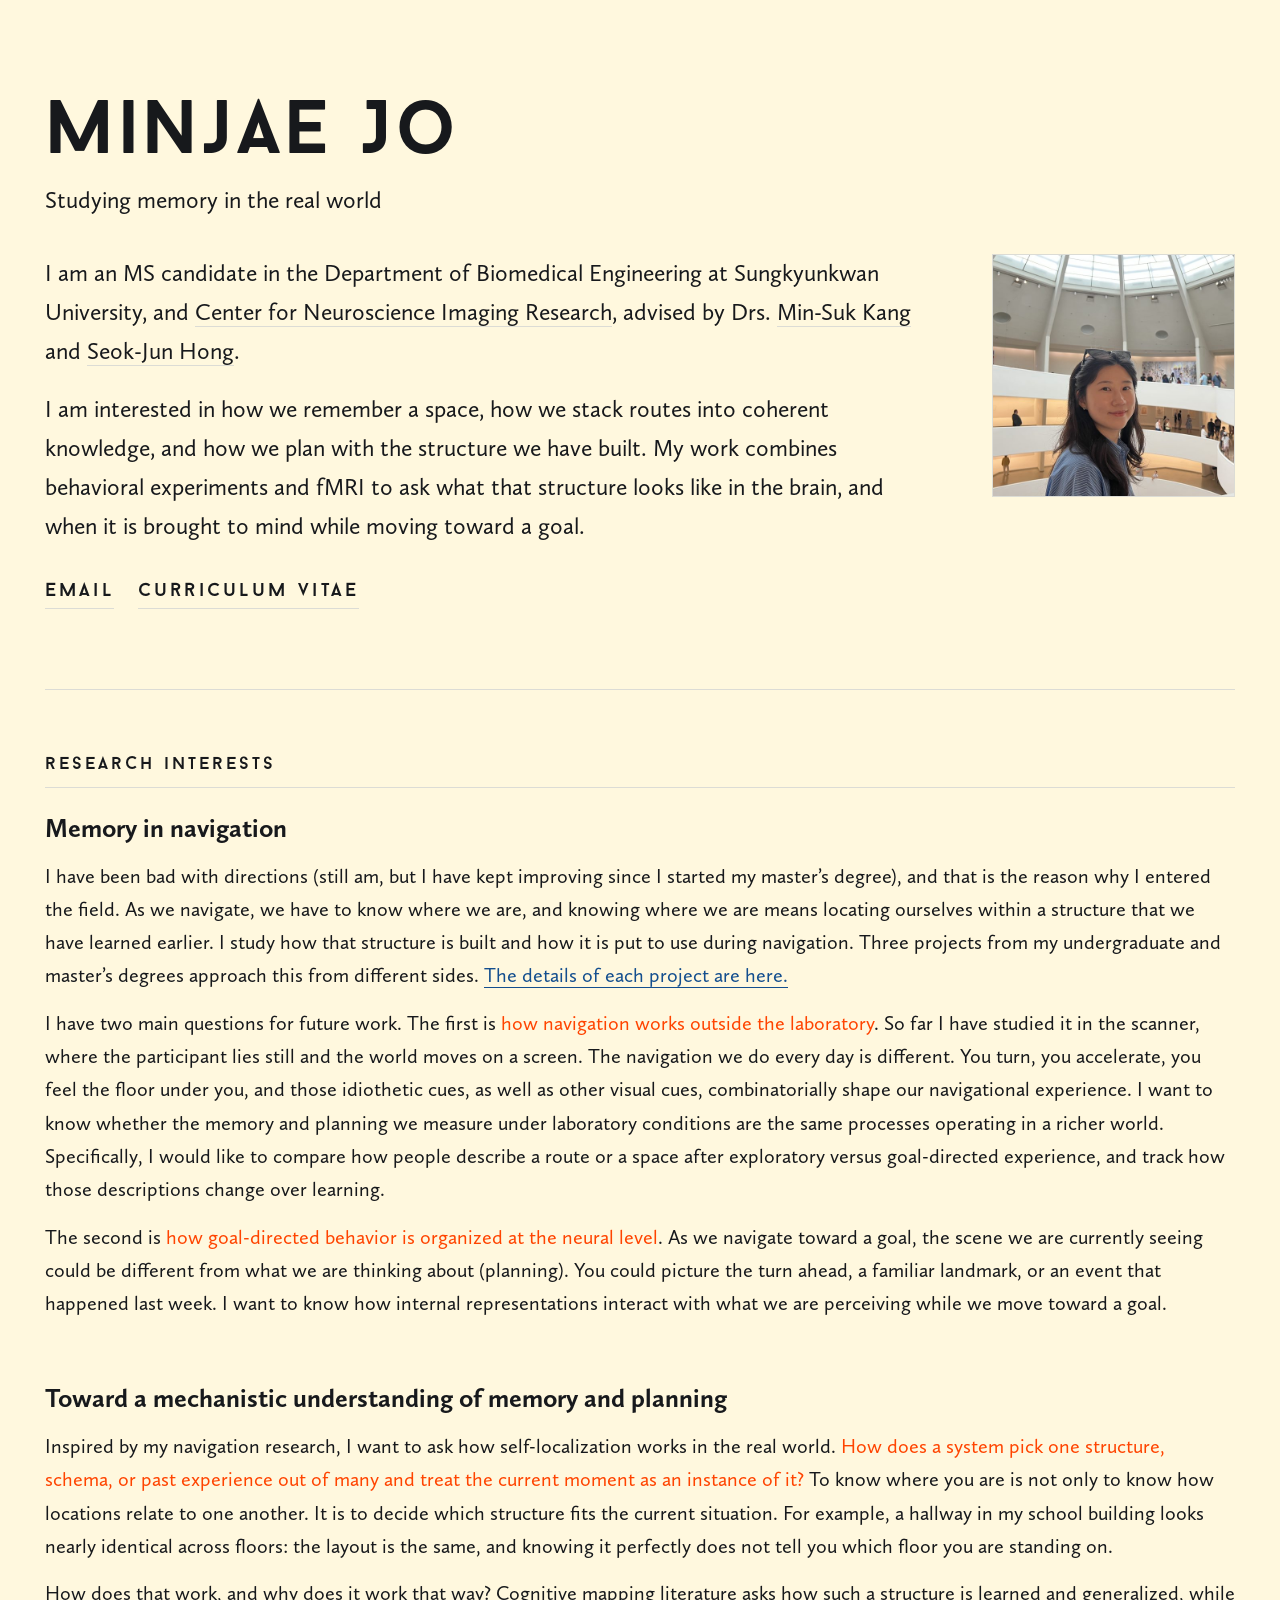
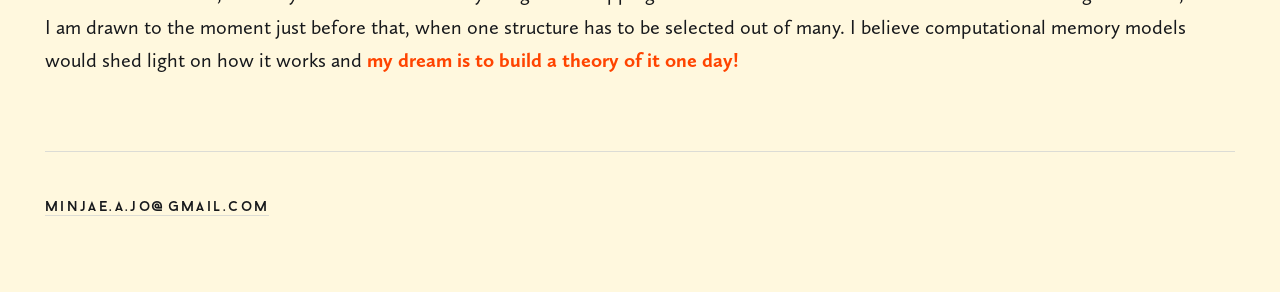
<file: index.html>
<!DOCTYPE html>
<html lang="en">
<head>
<meta charset="utf-8" />
<meta name="viewport" content="width=device-width, initial-scale=1" />
<title>Minjae Jo</title>
<meta name="description" content="Minjae Jo studies how we build and use memory in the real world." />

<link rel="preload" href="./fonts/calluna-sans-regular.woff2" as="font" type="font/woff2" crossorigin>
<link rel="preload" href="./fonts/baron-neue-bold.woff2" as="font" type="font/woff2" crossorigin>

<link rel="stylesheet" href="style.css" />
</head>
<body>
<div class="wrap">

  <header>
    <h1>Minjae Jo</h1>
    <p class="role">Studying memory in the real world</p>

    <div class="hero">
      <div class="bio">
        <p>I am an MS candidate in the Department of Biomedical Engineering at Sungkyunkwan University, and <a href="https://cnir.ibs.re.kr/" target="_blank" rel="noopener noreferrer">Center for Neuroscience Imaging Research</a>, advised by Drs. <a href='https://sites.google.com/view/vcnlskku/vcnl-lab?authuser=0' target="_blank" rel="noopener noreferrer">Min-Suk Kang</a> and <a href='https://combinelab.net' target="_blank" rel="noopener noreferrer">Seok-Jun Hong</a>.</p>
        <p>I am interested in how we remember a space, how we stack routes into coherent knowledge, and how we plan with the structure we have built. My work combines behavioral experiments and fMRI to ask what that structure looks like in the brain, and when it is brought to mind while moving toward a goal.</p>
        <nav class="links ui">
          <a href="mailto:minjae.a.jo@gmail.com">Email</a>
          <a href="https://drive.google.com/file/d/1qaUp5blDwDRrYMBA5zFiBbCXeRCvpUcn/view?usp=sharing" target="_blank" rel="noopener noreferrer">Curriculum vitae</a>
        </nav>
      </div>

      <figure class="portrait">
        <img src="portrait.jpg"
             srcset="portrait@600.jpg 600w, portrait.jpg 1200w"
             sizes="(max-width:760px) 300px, 300px"
             width="1200" height="1200"
             alt="Minjae Jo" />
      </figure>

    </div>
  </header>

  <section>
    <span class="label ui">research interests</span>
    <div class="streams">

      <article class="stream">
        <div>
          <h3>Memory in navigation</h3>
          <p>I have been bad with directions (still am, but I have kept improving since I started my master&rsquo;s degree), and that is the reason why I entered the field. As we navigate, we have to know where we are, and knowing where we are means locating ourselves within a structure that we have learned earlier. I study how that structure is built and how it is put to use during navigation. Three projects from my undergraduate and master&rsquo;s degrees approach this from different sides. <a class="inline-link" href="projects.html">The details of each project are here.</a></p>
          <p>I have two main questions for future work. The first is <strong>how navigation works outside the laboratory</strong>. So far I have studied it in the scanner, where the participant lies still and the world moves on a screen. The navigation we do every day is different. You turn, you accelerate, you feel the floor under you, and those idiothetic cues, as well as other visual cues, combinatorially shape our navigational experience. I want to know whether the memory and planning we measure under laboratory conditions are the same processes operating in a richer world. Specifically, I would like to compare how people describe a route or a space after exploratory versus goal-directed experience, and track how those descriptions change over learning.</p>
          <p>The second is <strong>how goal-directed behavior is organized at the neural level</strong>. As we navigate toward a goal, the scene we are currently seeing could be different from what we are thinking about (planning). You could picture the turn ahead, a familiar landmark, or an event that happened last week. I want to know how internal representations interact with what we are perceiving while we move toward a goal.</p>
        </div>
      </article>

      <article class="stream">
        <div>
          <h3>Toward a mechanistic understanding of memory and planning</h3>
          <p>Inspired by my navigation research, I want to ask how self-localization works in the real world. <strong>How does a system pick one structure, schema, or past experience out of many and treat the current moment as an instance of it?</strong> To know where you are is not only to know how locations relate to one another. It is to decide which structure fits the current situation. For example, a hallway in my school building looks nearly identical across floors: the layout is the same, and knowing it perfectly does not tell you which floor you are standing on.</p>
          <p>How does that work, and why does it work that way? Cognitive mapping literature asks how such a structure is learned and generalized, while I am drawn to the moment just before that, when one structure has to be selected out of many. I believe computational memory models would shed light on how it works and <span class="accent">my dream is to build a theory of it one day!</span></p>
        </div>
      </article>

    </div>
  </section>

  <footer class="ui">
    <span><a href="mailto:minjae.a.jo@gmail.com">minjae.a.jo@gmail.com</a></span>
  </footer>

</div>

</body>
</html>
</file>
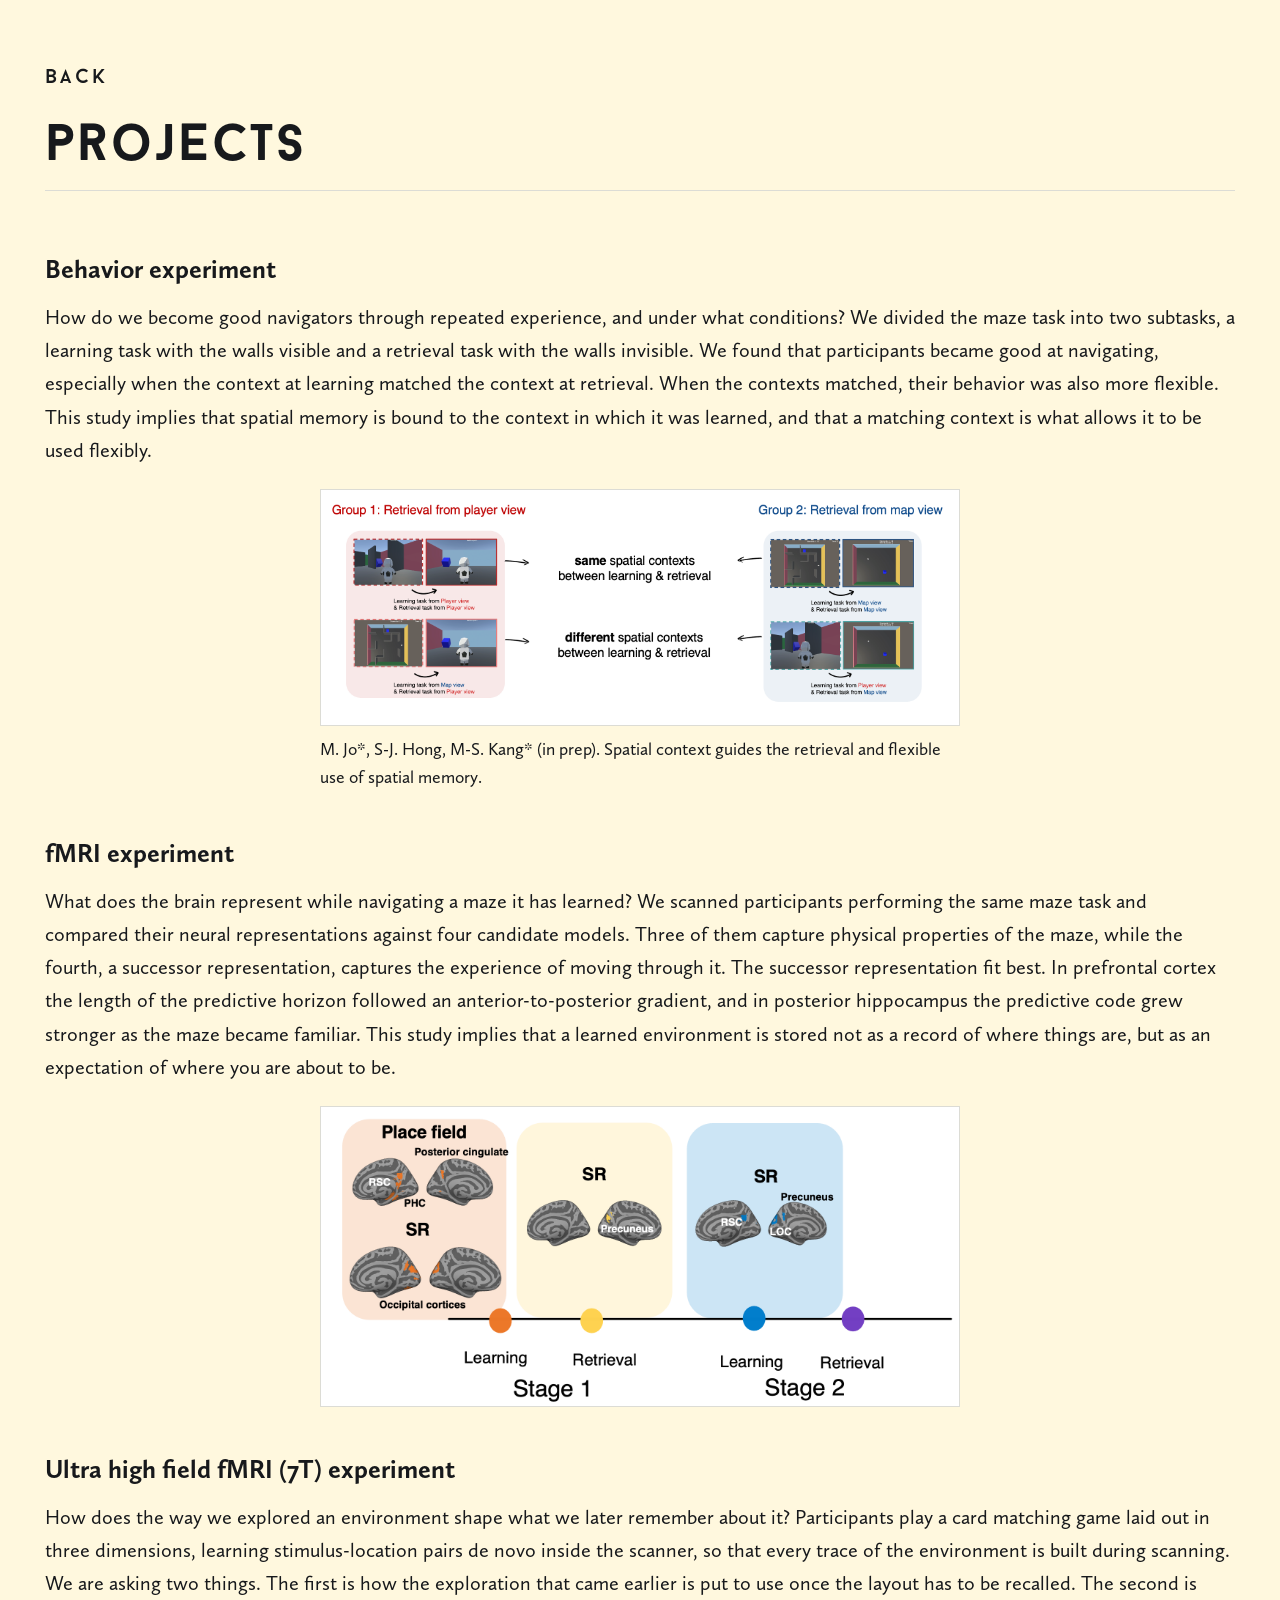
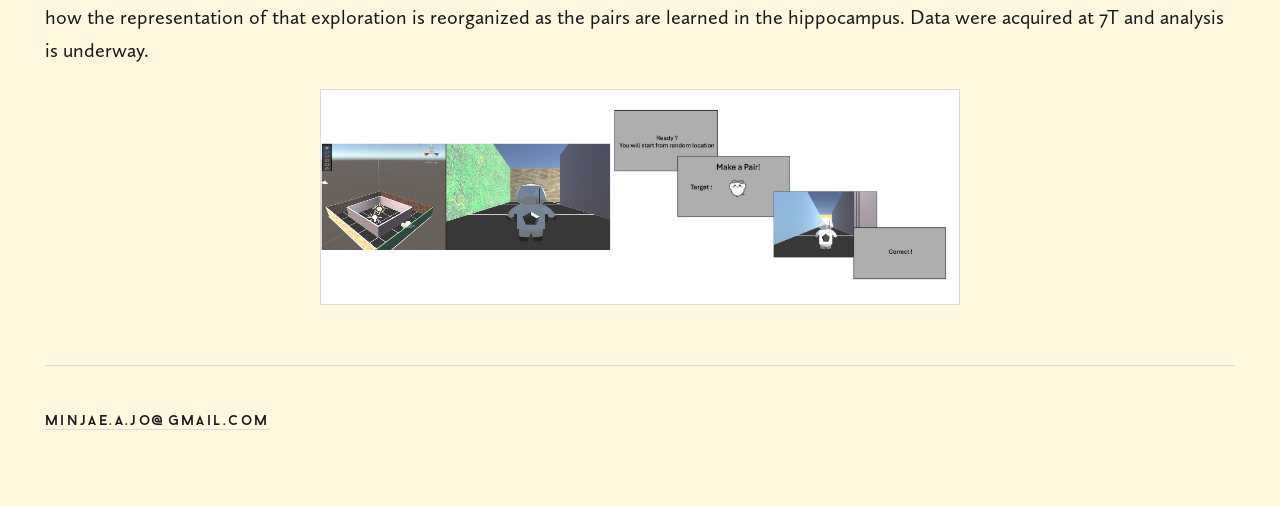
<file: projects.html>
<!DOCTYPE html>
<html lang="en">
<head>
<meta charset="utf-8" />
<meta name="viewport" content="width=device-width, initial-scale=1" />
<title>projects &mdash; Minjae Jo</title>
<meta name="description" content="Three projects on memory in navigation: behaviour, fMRI, and ultra high field fMRI (7T)." />

<link rel="preload" href="./fonts/calluna-sans-regular.woff2" as="font" type="font/woff2" crossorigin>
<link rel="preload" href="./fonts/baron-neue-bold.woff2" as="font" type="font/woff2" crossorigin>

<link rel="stylesheet" href="style.css" />
</head>
<body>
<div class="wrap">

  <div class="page-head">
    <a class="back" href="index.html">Back</a>
    <h1>projects</h1>
  </div>

  <section>

    <article class="entry">
      <div>
        <h3>Behavior experiment</h3>
        <p>How do we become good navigators through repeated experience, and under what conditions? We divided the maze task into two subtasks, a learning task with the walls visible and a retrieval task with the walls invisible. We found that participants became good at navigating, especially when the context at learning matched the context at retrieval. When the contexts matched, their behavior was also more flexible. This study implies that spatial memory is bound to the context in which it was learned, and that a matching context is what allows it to be used flexibly.</p>
        <figure class="fig">
          <img src="figures/behavior.png" width="1930" height="710" alt="Two groups. In group one, retrieval is always from the player view, with learning from either the player view or the map view. In group two, retrieval is always from the map view, with learning from either view. Matching views give the same spatial context between learning and retrieval; mismatched views give different contexts." />
          <figcaption>M. Jo*, S-J. Hong, M-S. Kang* (in prep). Spatial context guides the retrieval and flexible use of spatial memory.</figcaption>
        </figure>
      </div>
    </article>

    <article class="entry">
      <div>
        <h3>fMRI experiment</h3>
        <p>What does the brain represent while navigating a maze it has learned? We scanned participants performing the same maze task and compared their neural representations against four candidate models. Three of them capture physical properties of the maze, while the fourth, a successor representation, captures the experience of moving through it. The successor representation fit best. In prefrontal cortex the length of the predictive horizon followed an anterior-to-posterior gradient, and in posterior hippocampus the predictive code grew stronger as the maze became familiar. This study implies that a learned environment is stored not as a record of where things are, but as an expectation of where you are about to be.</p>
        <figure class="fig">
          <img src="figures/3t-fmri.png" width="1742" height="816" alt="A timeline of learning and retrieval across two stages, with inflated brain surfaces showing place field coding in retrosplenial cortex, parahippocampal cortex and posterior cingulate, and successor representation coding in occipital cortices, precuneus, retrosplenial cortex and lateral occipital cortex." />
        </figure>
      </div>
    </article>

    <article class="entry">
      <div>
        <h3>Ultra high field fMRI (7T) experiment</h3>
        <p>How does the way we explored an environment shape what we later remember about it? Participants play a card matching game laid out in three dimensions, learning stimulus-location pairs de novo inside the scanner, so that every trace of the environment is built during scanning. We are asking two things. The first is how the exploration that came earlier is put to use once the layout has to be recalled. The second is how the representation of that exploration is reorganized as the pairs are learned in the hippocampus. Data were acquired at 7T and analysis is underway.</p>
        <figure class="fig">
          <img src="figures/7t-card-game.svg" alt="The card game environment: an overhead view of the tiled arena and the first-person view a participant sees inside it." />
        </figure>
      </div>
    </article>

  </section>

  <footer class="ui">
    <span><a href="mailto:minjae.a.jo@gmail.com">minjae.a.jo@gmail.com</a></span>
  </footer>

</div>

</body>
</html>
</file>
<file: style.css>
/* ---------- self-hosted type ---------- */
  @font-face{
    font-family:"Calluna Sans";
    src:url("./fonts/calluna-sans-regular.woff2") format("woff2");
    font-weight:400; font-style:normal; font-display:swap;
  }
  @font-face{
    font-family:"Calluna Sans";
    src:url("./fonts/calluna-sans-italic.woff2") format("woff2");
    font-weight:400; font-style:italic; font-display:swap;
  }
  @font-face{
    font-family:"Calluna Sans";
    src:url("./fonts/calluna-sans-bold.woff2") format("woff2");
    font-weight:700; font-style:normal; font-display:swap;
  }
  @font-face{
    font-family:"Baron Neue";
    src:url("./fonts/baron-neue-regular.woff2") format("woff2");
    font-weight:400; font-style:normal; font-display:swap;
  }
  @font-face{
    font-family:"Baron Neue";
    src:url("./fonts/baron-neue-bold.woff2") format("woff2");
    font-weight:700; font-style:normal; font-display:swap;
  }

  :root{
    --font-display:"Baron Neue","Helvetica Neue",Arial,sans-serif;
    --font-body:"Calluna Sans","Helvetica Neue",Arial,sans-serif;
    --font-math:Georgia,"Times New Roman",serif; /* Greek gamma is not in either face */

    --paper:#FFF8DE;
    --ink:#17191C;
    --ink-soft:#17191C;   /* was a soft grey; all body text is black now */
    --rule:#DCDCD5;
    --heat:#2F5D8C;      /* successor-representation heat */
    --accent:#2F5D8C;
    --accent-alt:#FF4400;
    --pending:#134E8E;
    --maxw:52rem;
  }

  *{box-sizing:border-box}
  html{-webkit-text-size-adjust:100%;font-size:clamp(17px, 0.7rem + 0.6vw, 21px)}
  body{
    margin:0;
    background:var(--paper);
    color:var(--ink);
    font-family:var(--font-body);
    font-size:1.25rem;
    line-height:1.66;
    font-weight:400;
    -webkit-font-smoothing:antialiased;
  }

  .wrap{max-width:min(100%, 1440px);margin:0 auto;padding:0 clamp(20px, 3.5vw, 64px)}

  /* ---------- utility type (labels, links, data) ---------- */
  .ui{
    font-family:var(--font-display);
    font-weight:400;
    font-size:0.75rem;
    letter-spacing:.17em;
  }
  .label{
    color:var(--ink-soft);
    display:block;
    margin-bottom:22px;
    padding-bottom:8px;
    border-bottom:1px solid var(--rule);
    font-size:0.9375rem;
  }
  .math{font-family:var(--font-math);font-style:italic;letter-spacing:0;font-size:0.875rem}

  a{color:var(--ink);text-decoration:none;border-bottom:1px solid var(--rule)}
  a:hover{border-bottom-color:var(--accent);color:var(--accent)}
  a:focus-visible{outline:2px solid var(--accent);outline-offset:3px;border-radius:2px}

  /* ---------- header ---------- */
  header{padding:clamp(56px, 8vw, 96px) 0 0}
  h1{
    font-family:var(--font-display);
    font-weight:700;
    font-size:clamp(2.375rem,6.4vw,4rem);
    letter-spacing:.05em;
    margin:0 0 8px;
    line-height:1.02;
  }
  .role{
    color:var(--ink-soft);
    margin:0 0 34px;
  }

  /* ---------- hero: bio + portrait ---------- */
  .hero{
    display:grid;
    grid-template-columns:1fr clamp(240px, 19vw, 420px);
    gap:clamp(32px, 5vw, 60px);
    align-items:start;
    padding-bottom:clamp(48px, 7vw, 80px);
  }
  .portrait{margin:0}
  .portrait img{
    width:100%;
    height:auto;
    display:block;
    border:1px solid var(--rule);
  }
  .bio p{margin:0 0 18px}
  .bio p:last-child{margin-bottom:0}

  .links{margin-top:30px;display:flex;flex-wrap:wrap;gap:10px 24px;font-size:1rem}
  .links a{border-bottom:1px solid var(--rule);color:var(--ink)}
  .links a:hover{color:var(--accent)}

  /* ---------- sections ---------- */
  section{padding:clamp(40px, 5vw, 60px) 0;border-top:1px solid var(--rule)}
  h2{margin:0}
  .rows{display:grid;gap:28px}
  .row{display:grid;grid-template-columns:140px 1fr;gap:24px;align-items:baseline}
  .row .when{color:var(--ink-soft);padding-top:5px}
  .row h3{
    margin:0 0 4px;
    font-size:1.375rem;
    font-weight:700;
    line-height:1.45;
  }
  .row p{margin:0;color:var(--ink-soft);font-size:1.0625rem}
  .venue{font-style:italic}

  /* ---------- research streams (longer prose than a .row) ---------- */
  .streams{display:grid;gap:46px}
  .stream{display:block}
  .stream h3{margin:0 0 12px;font-size:1.375rem;font-weight:700;line-height:1.45}
  .stream p{margin:0 0 14px;color:var(--ink);font-size:1.0625rem}
  .stream .sub{
    margin:24px 0 10px;
    color:var(--ink);
    font-family:var(--font-display);
    font-weight:400;
    font-size:0.8125rem;
    letter-spacing:.16em;
  }
  .more{
    display:inline-block;
    margin-top:6px;
    border-bottom:none;
    color:var(--ink-soft);
    font-family:var(--font-display);
    font-size:0.75rem;
    letter-spacing:.17em;
  }
  .more:hover{color:var(--accent)}
  .more::before{content:"→ ";font-family:var(--font-body);opacity:.5}

  footer{
    padding:44px 0 72px;
    border-top:1px solid var(--rule);
    color:var(--ink-soft);
    display:flex;
    justify-content:space-between;
    gap:16px;
    flex-wrap:wrap;
  }

  /* ---------- responsive ---------- */
  @media (max-width:760px){
    .hero{grid-template-columns:1fr}
    .portrait{max-width:300px}
    .row{grid-template-columns:1fr;gap:6px}
    .row .when{padding-top:0}
  }
  @media (prefers-reduced-motion:reduce){
    *{transition:none !important}
  }

/* ---------- sub-page chrome ---------- */
.back{
  display:inline-block;
  margin-bottom:26px;
  border-bottom:none;
  color:var(--ink-soft);
  font-family:var(--font-display);
  font-size:1.0625rem;
  letter-spacing:.17em;
}
.back:hover{color:var(--accent)}
.page-head{padding:56px 0 8px}
.page-head h1{font-size:clamp(1.875rem,4.6vw,2.75rem)}
.lede{color:var(--ink-soft);margin:0 0 8px}
.entry{display:block;margin-bottom:44px}
.entry h3{margin:0 0 12px;font-size:1.375rem;font-weight:700;line-height:1.45}
.entry p{margin:0 0 14px;color:var(--ink-soft);font-size:1.0625rem}
.entry p:last-child{margin-bottom:0}
.entry:last-child{margin-bottom:0}
.todo{
  border-left:2px solid var(--rule);
  padding-left:16px;
  font-style:italic;
  color:var(--ink-soft);
}

/* ---------- placeholder for pages that do not exist yet ---------- */
.pending{
  color:var(--pending);
  border-bottom:1px dotted currentColor;
}
.accent{color:var(--accent-alt);font-weight:700}
.stream strong{color:var(--accent-alt);font-weight:400}

/* ---------- project figures ---------- */
.fig{margin:22px auto 0;max-width:min(100%, clamp(280px, 50vw, 1200px))}
.fig img{
  width:100%;
  height:auto;
  max-width:100%;
  display:block;
  border:1px solid var(--rule);
  background:#fff;
}
.fig figcaption{
  margin-top:10px;
  color:var(--ink-soft);
  font-size:0.9375rem;
  line-height:1.55;
}
.fig-slot{
  display:flex;
  align-items:center;
  justify-content:center;
  aspect-ratio:5 / 2;
  border:1px dashed var(--rule);
  color:var(--ink-soft);
  font-family:var(--font-display);
  font-size:0.75rem;
  letter-spacing:.17em;
}
/* inline link that keeps the placeholder blue */
.inline-link{color:var(--pending);border-bottom:1px solid currentColor}
.inline-link:hover{color:var(--accent);border-bottom-color:var(--accent)}

/* ---------- citation line under a project description ---------- */
.cite{margin:16px 0 0;font-size:0.9375rem}
</file>
